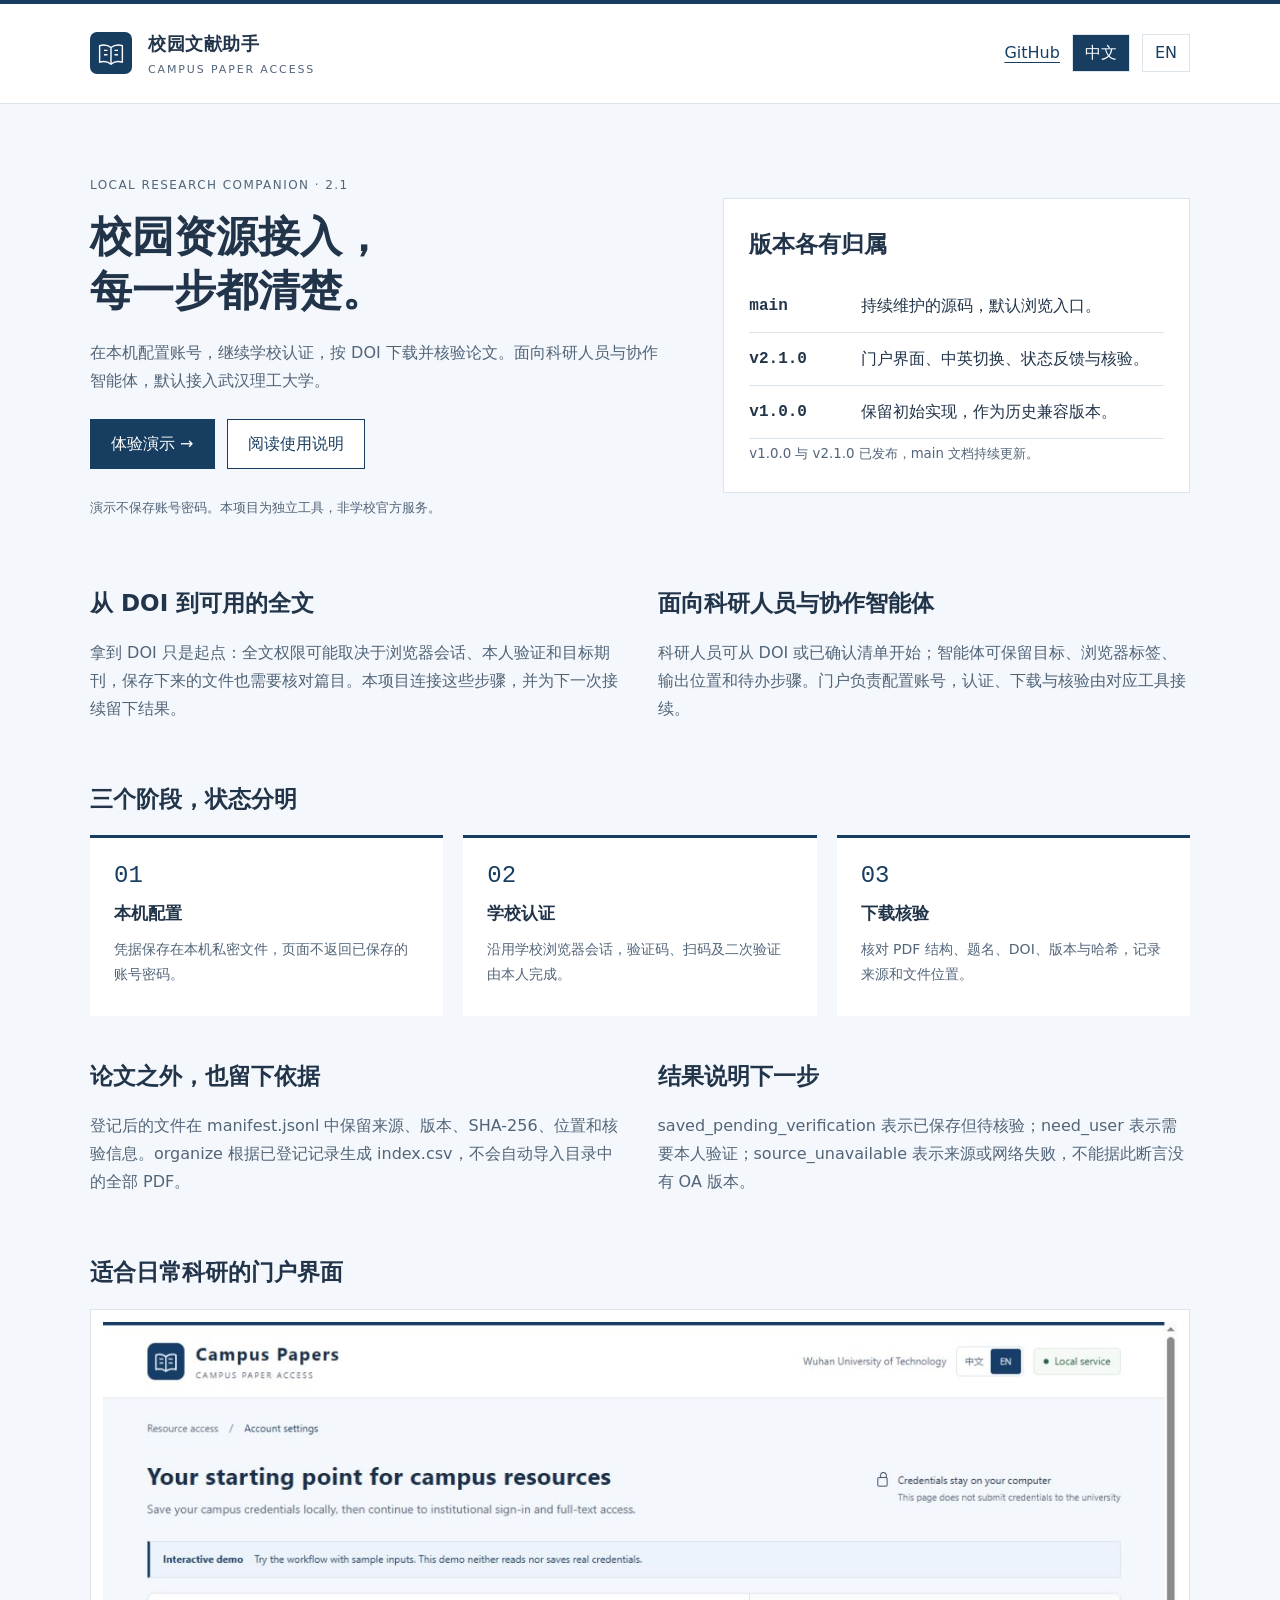
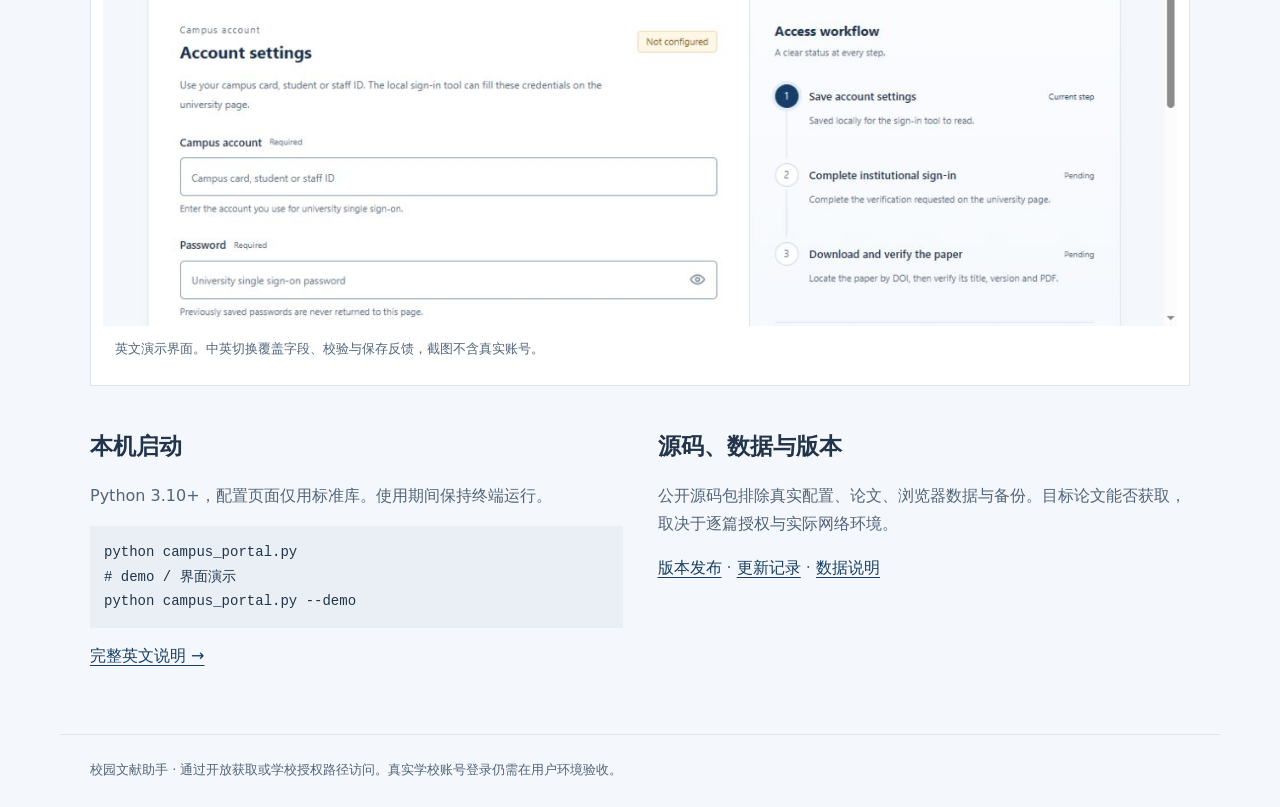
<file: docs/index.html>
<!doctype html>
<html lang="zh-CN">
<head>
<meta charset="utf-8"><meta name="viewport" content="width=device-width, initial-scale=1">
<meta name="description" content="Campus Library Papers · 校园文献助手：本机配置、学校认证辅助与论文核验。">
<title>校园文献助手 · Campus Library Papers</title>
<style>
:root{color-scheme:light;--navy:#173d61;--ink:#213449;--muted:#526579;--line:#dce4ec;--paper:#f4f7fb}
*{box-sizing:border-box}body{margin:0;background:var(--paper);color:var(--ink);font:16px/1.75 system-ui,"Microsoft YaHei",sans-serif}a{color:var(--navy);text-underline-offset:4px}a:hover{text-decoration-thickness:2px}button,a{touch-action:manipulation}button:focus-visible,a:focus-visible{outline:3px solid #bb802c;outline-offset:4px}header{background:white;border-top:4px solid var(--navy);border-bottom:1px solid var(--line)}.bar,main,footer{max-width:1160px;margin:auto;padding:24px 30px}.bar{display:flex;align-items:center;gap:16px}.bar .mark{flex:none;width:42px;height:42px}.brand{font-size:18px;font-weight:700;letter-spacing:.03em}.sub{font-size:11px;letter-spacing:.17em;color:var(--muted)}nav{margin-left:auto;display:flex;gap:12px;align-items:center}button{font:inherit;background:white;border:1px solid var(--line);color:var(--navy);padding:4px 12px;cursor:pointer}button[aria-pressed=true]{background:var(--navy);color:white}.intro{display:grid;grid-template-columns:1.25fr 1fr;gap:50px;align-items:center;padding:42px 0 32px}.eyebrow{color:var(--muted);font-size:12px;letter-spacing:.12em}h1{font-size:clamp(28px,4vw,42px);line-height:1.3;margin:12px 0 20px}h2{font-size:23px;margin:0 0 16px}h3{font-size:17px;margin:8px 0}.lead{color:var(--muted);max-width:650px}.actions{display:flex;flex-wrap:wrap;gap:12px;margin:24px 0}.action{padding:10px 20px;background:var(--navy);color:white;text-decoration:none;border:1px solid var(--navy)}.secondary{background:white;color:var(--navy)}.version-map{background:white;border:1px solid var(--line);padding:25px}.version-row{padding:12px 0;display:grid;grid-template-columns:100px 1fr;gap:12px;border-bottom:1px solid var(--line)}.version-row:last-child{border:0}.version-row b{font-family:ui-monospace,monospace}small{color:var(--muted)}section{margin:30px 0 40px}.steps{display:grid;grid-template-columns:repeat(3,1fr);gap:20px;list-style:none;padding:0}.steps li{background:white;border-top:3px solid var(--navy);padding:24px}.number{font:24px ui-monospace,monospace;color:var(--navy)}.steps p{color:var(--muted);font-size:14px;margin:6px 0}figure{margin:0;background:white;border:1px solid var(--line);padding:12px}figure img{width:100%;display:block}figcaption{padding:12px;color:var(--muted);font-size:13px}.details{display:grid;grid-template-columns:1fr 1fr;gap:35px}.details p{color:var(--muted)}pre{background:#e9eff5;overflow:auto;padding:14px;font-size:14px}footer{border-top:1px solid var(--line);font-size:13px;color:var(--muted)}[hidden]{display:none!important}@media(max-width:900px){.bar,main,footer{padding:18px}.intro,.details{grid-template-columns:1fr;gap:20px}.intro{padding:24px 0}.steps{grid-template-columns:1fr;gap:12px}.sub{display:none}nav{gap:6px}nav>a{display:none}.version-map{padding:18px}}
</style>
</head>
<body>
<header><div class="bar"><svg class="mark" width="42" height="42" viewBox="0 0 48 48" fill="none" aria-hidden="true"><rect width="48" height="48" rx="8" fill="#173d61"/><path d="M11 15.5c5.5-1.6 9.8-.4 13 2.3 3.2-2.7 7.5-3.9 13-2.3v19c-5.5-1.6-9.8-.4-13 2.3-3.2-2.7-7.5-3.9-13-2.3v-19ZM24 18v18M16 21h4M16 26h4M28 21h4M28 26h4" stroke="white" stroke-width="1.6" stroke-linejoin="round"/></svg><div><div class="brand" data-en="Campus Library Papers">校园文献助手</div><div class="sub">CAMPUS PAPER ACCESS</div></div><nav aria-label="Language / 语言"><a href="https://github.com/PengyuLaider/WUT-Acadamic-Download">GitHub</a><button type="button" data-lang="zh" aria-pressed="true">中文</button><button type="button" data-lang="en" aria-pressed="false">EN</button></nav></div></header>
<main>
<div class="intro"><div><span class="eyebrow">LOCAL RESEARCH COMPANION · 2.1</span><h1 data-en="Campus resources, one clear workflow.">校园资源接入，<br>每一步都清楚。</h1><p class="lead" data-en="Configure your account locally, continue institutional sign-in, then download and verify papers by DOI. Built for researchers and their agents, with Wuhan University of Technology as the default institution.">在本机配置账号，继续学校认证，按 DOI 下载并核验论文。面向科研人员与协作智能体，默认接入武汉理工大学。</p><div class="actions"><a class="action" href="demo/" data-en="Try the demo →">体验演示 →</a><a class="action secondary" href="https://github.com/PengyuLaider/WUT-Acadamic-Download#readme" data-en="Read the guide">阅读使用说明</a></div><small data-en="The demo does not save credentials. This independent tool is not an official university service.">演示不保存账号密码。本项目为独立工具，非学校官方服务。</small></div>
<aside class="version-map" aria-label="Versions / 版本"><h2 data-en="Where each version belongs">版本各有归属</h2><div class="version-row"><b>main</b><span data-en="The maintained source and default entry point.">持续维护的源码，默认浏览入口。</span></div><div class="version-row"><b>v2.1.0</b><span data-en="Portal UI, Chinese/English, status feedback and verification.">门户界面、中英切换、状态反馈与核验。</span></div><div class="version-row"><b>v1.0.0</b><span data-en="The original implementation, preserved as a historical snapshot.">保留初始实现，作为历史兼容版本。</span></div><small data-en="v1.0.0 and v2.1.0 are published. Main documentation continues to evolve.">v1.0.0 与 v2.1.0 已发布，main 文档持续更新。</small></aside></div>
<section class="details"><div><h2 data-en="From a DOI to a usable paper">从 DOI 到可用的全文</h2><p data-en="A DOI is only the start: access may depend on a browser session, human verification or the requested journal. A saved file also needs an identity check. This project connects those steps and retains the result for your next session.">拿到 DOI 只是起点：全文权限可能取决于浏览器会话、本人验证和目标期刊，保存下来的文件也需要核对篇目。本项目连接这些步骤，并为下一次接续留下结果。</p></div><div><h2 data-en="For researchers and their agents">面向科研人员与协作智能体</h2><p data-en="Researchers can work from a DOI or confirmed reading list. Agents can keep the target, browser tab, output folder and pending step explicit. The portal manages credentials; the corresponding tools continue authentication, downloads and verification.">科研人员可从 DOI 或已确认清单开始；智能体可保留目标、浏览器标签、输出位置和待办步骤。门户负责配置账号，认证、下载与核验由对应工具接续。</p></div></section>
<section><h2 data-en="Three stages, three separate states">三个阶段，状态分明</h2><ol class="steps"><li><span class="number">01</span><h3 data-en="Local configuration">本机配置</h3><p data-en="Keep credentials in a private local file. The page never returns saved account values.">凭据保存在本机私密文件，页面不返回已保存的账号密码。</p></li><li><span class="number">02</span><h3 data-en="Institutional sign-in">学校认证</h3><p data-en="Continue in the university browser session. Complete CAPTCHA and MFA yourself.">沿用学校浏览器会话，验证码、扫码及二次验证由本人完成。</p></li><li><span class="number">03</span><h3 data-en="Download and verification">下载核验</h3><p data-en="Check PDF structure, title, DOI, version and hash, then record the source and path.">核对 PDF 结构、题名、DOI、版本与哈希，记录来源和文件位置。</p></li></ol></section>
<section class="details"><div><h2 data-en="What stays with the paper">论文之外，也留下依据</h2><p data-en="Registered files have source, version, SHA-256, local path and verification information in manifest.jsonl. The organize command builds index.csv from registered records; it does not import every PDF in a directory.">登记后的文件在 manifest.jsonl 中保留来源、版本、SHA-256、位置和核验信息。organize 根据已登记记录生成 index.csv，不会自动导入目录中的全部 PDF。</p></div><div><h2 data-en="An explicit next step">结果说明下一步</h2><p data-en="saved_pending_verification means saved but not yet verified. need_user means human verification is required. source_unavailable means the source or network failed, rather than proving no OA version exists.">saved_pending_verification 表示已保存但待核验；need_user 表示需要本人验证；source_unavailable 表示来源或网络失败，不能据此断言没有 OA 版本。</p></div></section>
<section><h2 data-en="A portal built for everyday research">适合日常科研的门户界面</h2><figure><img src="images/portal-english.png" alt="English campus portal demo"><figcaption data-en="The English interface shown with demo data. Chinese/English switching covers form labels, validation and save feedback.">英文演示界面。中英切换覆盖字段、校验与保存反馈，截图不含真实账号。</figcaption></figure></section>
<section class="details"><div><h2 data-en="Run locally">本机启动</h2><p data-en="Python 3.10+. The portal uses only the standard library. Keep the terminal open while using it.">Python 3.10+，配置页面仅用标准库。使用期间保持终端运行。</p><pre><code>python campus_portal.py
# demo / 界面演示
python campus_portal.py --demo</code></pre><a href="https://github.com/PengyuLaider/WUT-Acadamic-Download/blob/main/README.en.md" data-en="Full English guide →">完整英文说明 →</a></div><div><h2 data-en="Source, data and releases">源码、数据与版本</h2><p data-en="The public source package excludes private configuration, papers, browser profiles and backups. Institutional access depends on the requested article and the local environment.">公开源码包排除真实配置、论文、浏览器数据与备份。目标论文能否获取，取决于逐篇授权与实际网络环境。</p><p><a href="https://github.com/PengyuLaider/WUT-Acadamic-Download/releases" data-en="Published releases">版本发布</a> · <a href="https://github.com/PengyuLaider/WUT-Acadamic-Download/blob/main/CHANGELOG.md" data-en="Changelog">更新记录</a> · <a href="https://github.com/PengyuLaider/WUT-Acadamic-Download/blob/main/SECURITY.md" data-en="Data handling">数据说明</a></p></div></section>
</main>
<footer data-en="Campus Library Papers · Open-access or institutionally authorized access. Real university-account login still needs validation in the user's environment.">校园文献助手 · 通过开放获取或学校授权路径访问。真实学校账号登录仍需在用户环境验收。</footer>
<script>
'use strict';
const nodes=[...document.querySelectorAll('[data-en]')];
const chinese=new Map(nodes.map(node=>[node,node.innerHTML]));
for(const button of document.querySelectorAll('[data-lang]'))button.addEventListener('click',()=>{const en=button.dataset.lang==='en';document.documentElement.lang=en?'en':'zh-CN';for(const node of nodes){if(en)node.textContent=node.dataset.en;else node.innerHTML=chinese.get(node);}for(const peer of document.querySelectorAll('[data-lang]'))peer.setAttribute('aria-pressed',String(peer===button));});
</script>
</body></html>
</file>
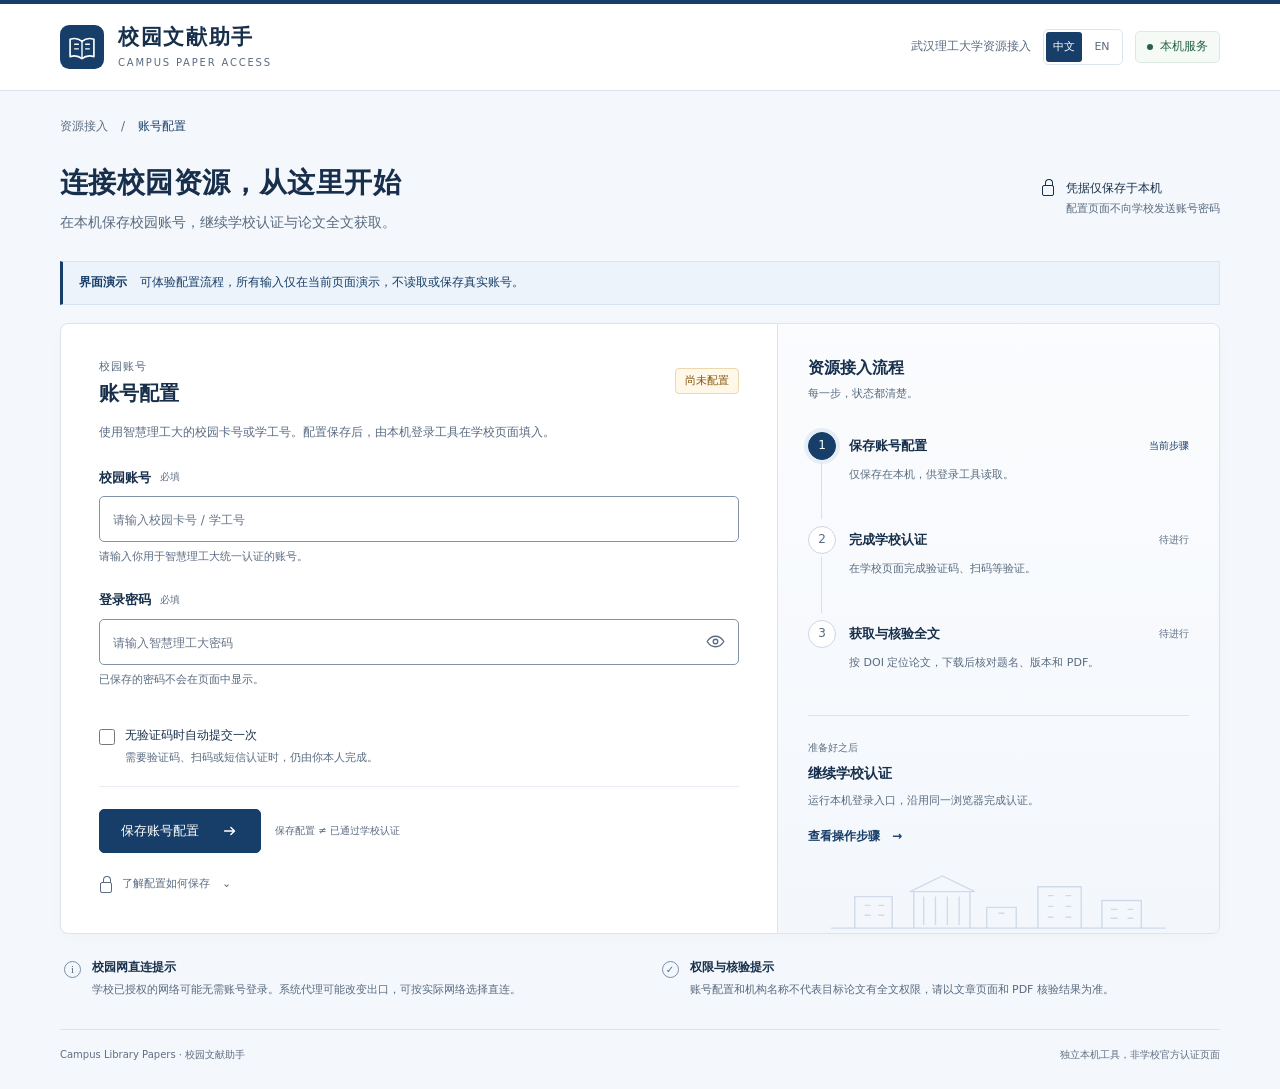
<file: docs/demo/index.html>
<!doctype html>
<html lang="zh-CN"><head>
<meta charset="utf-8"><meta name="viewport" content="width=device-width,initial-scale=1">
<meta name="csrf-token" content="demo-only"><meta name="demo-mode" content="true"><meta name="color-scheme" content="light">
<title>账号配置 · 校园文献助手</title>
<link rel="icon" href="./mark.svg" type="image/svg+xml"><link rel="stylesheet" href="./app.css"><script src="./app.js" defer></script><script src="./i18n.js" defer></script>
</head><body>
<a class="skip-link" href="#account-form">跳到账号配置</a>
<header class="site-header"><div class="header-inner">
<a class="brand" href="./" aria-label="校园文献助手首页"><img src="./mark.svg" width="44" height="44" alt=""><span><strong>校园文献助手</strong><span class="brand-en" lang="en">CAMPUS PAPER ACCESS</span></span></a>
<div class="header-meta"><span class="school-name">武汉理工大学资源接入</span><div class="language-switch" role="group" aria-label="Language / 语言"><button type="button" data-language="zh" aria-pressed="true">中文</button><button type="button" data-language="en" aria-pressed="false">EN</button></div><span class="local-badge"><span class="status-dot"></span>本机服务</span></div>
</div></header>
<main class="page-shell">
<nav class="breadcrumb" aria-label="当前位置"><span>资源接入</span><span aria-hidden="true">/</span><span aria-current="page">账号配置</span></nav>
<div class="page-intro"><div><h1>连接校园资源，从这里开始</h1><p>在本机保存校园账号，继续学校认证与论文全文获取。</p></div><div class="intro-note"><span class="tiny-lock" aria-hidden="true"></span><span>凭据仅保存于本机<br><small>配置页面不向学校发送账号密码</small></span></div></div>
<div class="demo-banner" id="demo-banner" hidden><strong>界面演示</strong><span>可体验配置流程，所有输入仅在当前页面演示，不读取或保存真实账号。</span></div>
<section class="workspace" aria-label="账号配置与接入流程">
<section class="form-panel" aria-labelledby="form-heading">
<div class="panel-heading"><div><span class="section-kicker">校园账号</span><h2 id="form-heading">账号配置</h2></div><span class="state-tag" id="config-tag">正在读取状态</span></div>
<p class="panel-description">使用智慧理工大的校园卡号或学工号。配置保存后，由本机登录工具在学校页面填入。</p>
<div class="feedback" id="feedback" role="status" aria-live="polite" tabindex="-1" hidden></div>
<form id="account-form" novalidate>
<div class="field"><label for="username">校园账号<span class="required-mark" id="user-required">必填</span></label><input id="username" name="username" type="text" placeholder="请输入校园卡号 / 学工号" autocomplete="off" autocapitalize="off" spellcheck="false" maxlength="128" aria-describedby="username-help username-error"><p class="field-help" id="username-help">请输入你用于智慧理工大统一认证的账号。</p><p class="field-error" id="username-error" hidden></p></div>
<div class="field"><label for="password">登录密码<span class="required-mark" id="password-required">必填</span></label><div class="password-wrap"><input id="password" name="password" type="password" placeholder="请输入智慧理工大密码" autocomplete="off" maxlength="2048" aria-describedby="password-help password-error"><button class="password-toggle" id="password-toggle" type="button" aria-label="显示密码" aria-pressed="false"><svg viewBox="0 0 24 24" width="21" height="21" fill="none" aria-hidden="true"><path d="M2.5 12s3.5-6 9.5-6 9.5 6 9.5 6-3.5 6-9.5 6-9.5-6-9.5-6Z" stroke="currentColor" stroke-width="1.5"/><circle cx="12" cy="12" r="2.6" stroke="currentColor" stroke-width="1.5"/><path id="eye-slash" d="m4 4 16 16" stroke="currentColor" stroke-width="1.7" hidden/></svg></button></div><p class="field-help" id="password-help">已保存的密码不会在页面中显示。</p><p class="field-error" id="password-error" hidden></p></div>
<div class="option-row"><input id="auto-submit" type="checkbox" name="auto_submit"><label for="auto-submit"><strong>无验证码时自动提交一次</strong><span>需要验证码、扫码或短信认证时，仍由你本人完成。</span></label></div>
<div class="save-row"><button class="primary-button" id="save-button" type="submit"><span id="save-label">保存账号配置</span><svg viewBox="0 0 20 20" width="18" height="18" fill="none" aria-hidden="true"><path d="M4 10h11m-4-4 4 4-4 4" stroke="currentColor" stroke-width="1.6" stroke-linecap="round" stroke-linejoin="round"/></svg></button><span class="save-note">保存配置 ≠ 已通过学校认证</span></div>
</form>
<noscript><p class="feedback error">请启用 JavaScript 后使用配置界面，或在本机手动编辑私密配置文件。</p></noscript>
<details class="storage-details"><summary><span class="tiny-lock" aria-hidden="true"></span>了解配置如何保存</summary><div><p>默认使用 Windows DPAPI 加密保存为 <code>登录配置.private.dpapi</code>（只有当前 Windows 用户能解密），保存成功后不再保留明文文件；加密失败将停止保存；使用 <code>--no-dpapi</code> 时才回退到明文 <code>登录配置.private.json</code>。页面不会返回已保存的账号或密码，也不包含外部字体、统计或第三方脚本。</p><p>不要将该文件提交到 GitHub。导出发布包时仅包含空白示例配置。</p></div></details>
</section>
<aside class="journey-panel" aria-labelledby="journey-heading"><div class="journey-top"><h2 id="journey-heading">资源接入流程</h2><p>每一步，状态都清楚。</p></div>
<ol class="journey-list"><li class="journey-step active" id="step-config"><span class="step-number" aria-hidden="true">1</span><div><div class="step-heading"><h3>保存账号配置</h3><span class="step-state" id="step-config-state">当前步骤</span></div><p>仅保存在本机，供登录工具读取。</p></div></li><li class="journey-step" id="step-auth"><span class="step-number" aria-hidden="true">2</span><div><div class="step-heading"><h3>完成学校认证</h3><span class="step-state" id="step-auth-state">待进行</span></div><p>在学校页面完成验证码、扫码等验证。</p></div></li><li class="journey-step"><span class="step-number" aria-hidden="true">3</span><div><div class="step-heading"><h3>获取与核验全文</h3><span class="step-state">待进行</span></div><p>按 DOI 定位论文，下载后核对题名、版本和 PDF。</p></div></li></ol>
<div class="next-step" id="next-step"><span class="next-caption">准备好之后</span><h3>继续学校认证</h3><p>运行本机登录入口，沿用同一浏览器完成认证。</p><button class="text-button" id="instructions-button" type="button" aria-expanded="false" aria-controls="login-instructions">查看操作步骤 <span aria-hidden="true">→</span></button><div id="login-instructions" hidden><p>在工具目录打开 PowerShell，运行：</p><code class="command">.\登录图书馆.ps1</code><p>窗口中完成验证码后，继续访问目标论文。校园网直连已有全文权限时可直接下载。</p></div></div>
<div class="campus-line" aria-hidden="true"><svg viewBox="0 0 340 65" fill="none"><path d="M0 60h340M24 60V28h38v32m-28-23h6m8 0h6m-20 10h6m8 0h6M84 60V23h57v37m-61-37 33-16 33 16H80Zm14 5v29m12-29v29m12-29v29m12-29v29M158 60V39h30v21m-18-15h6M210 60V18h44v42m-34-33h6m12 0h6m-24 11h6m12 0h6m-24 11h6m12 0h6M275 60V32h40v28m-31-19h7m10 0h6m-23 9h7m10 0h6" stroke="currentColor" stroke-width="1.4"/></svg></div>
</aside></section>
<section class="service-notes" aria-label="使用提示"><div><span class="note-icon" aria-hidden="true">i</span><p><strong>校园网直连提示</strong><span>学校已授权的网络可能无需账号登录。系统代理可能改变出口，可按实际网络选择直连。</span></p></div><div><span class="note-icon check-icon" aria-hidden="true">✓</span><p><strong>权限与核验提示</strong><span>账号配置和机构名称不代表目标论文有全文权限，请以文章页面和 PDF 核验结果为准。</span></p></div></section>
</main><footer class="site-footer"><span>Campus Library Papers · 校园文献助手</span><span>独立本机工具，非学校官方认证页面</span></footer>
</body></html>
</file>
<file: docs/demo/app.css>
:root{--navy:#173e69;--navy-hover:#102f53;--ink:#172f4b;--muted:#596b80;--faint:#5f6f82;--line:#dce4ee;--surface:#fff;--canvas:#f4f7fb;--blue-wash:#edf3fa;--green:#256344;--green-wash:#edf6f0;--amber:#825408;--amber-wash:#fff7e7;--red:#a92d2d;--red-wash:#fff2f2;--font:"Segoe UI","Microsoft YaHei","PingFang SC",system-ui,sans-serif}
*{box-sizing:border-box}body{margin:0;background:var(--canvas);color:var(--ink);font:14px/1.65 var(--font);-webkit-font-smoothing:antialiased}a{color:var(--navy)}button,input{font:inherit}button{cursor:pointer}button:disabled{cursor:wait;opacity:.72}button,a,input,summary{outline-offset:4px}button:focus-visible,a:focus-visible,input:focus-visible,summary:focus-visible,[tabindex]:focus-visible{outline:3px solid #2e71b8}input:focus-visible{outline-offset:2px}input{min-width:0}[hidden]{display:none!important}.skip-link{position:absolute;left:24px;top:-60px;z-index:10;background:var(--navy);color:#fff;padding:10px 18px}.skip-link:focus{top:12px}.site-header{height:91px;border-top:4px solid var(--navy);background:#fff;border-bottom:1px solid var(--line)}.header-inner{height:100%;max-width:1160px;margin:auto;display:flex;align-items:center;justify-content:space-between;gap:20px}.brand{display:flex;align-items:center;gap:14px;color:var(--ink);text-decoration:none}.brand>span{display:grid}.brand strong{font-size:21px;letter-spacing:.08em;line-height:1.45;font-weight:650}.brand-en{font-size:10px;letter-spacing:.18em;color:var(--muted);margin-top:3px}.header-meta{display:flex;align-items:center;gap:21px;font-size:12px}.school-name{color:var(--muted)}.local-badge{display:flex;align-items:center;gap:7px;padding:5px 11px;border:1px solid #dce9e0;border-radius:5px;background:#f6faf7;color:var(--green)}.status-dot{width:6px;height:6px;background:var(--green);border-radius:50%}.page-shell{max-width:1160px;margin:0 auto;padding:26px 0 30px}.breadcrumb{display:flex;gap:13px;font-size:12px;color:var(--faint);margin-bottom:26px}.breadcrumb [aria-current]{color:var(--navy)}.page-intro{display:flex;align-items:center;justify-content:space-between;gap:24px;margin-bottom:27px}h1,h2,h3,p{margin:0}h1{font-size:28px;font-weight:650;letter-spacing:.015em;line-height:1.4}.page-intro p{margin-top:9px;color:var(--muted);font-size:14px}.intro-note{display:flex;align-items:flex-start;gap:11px;font-size:12px;line-height:1.7;color:var(--ink)}.intro-note small{color:var(--muted);font-size:11px}.tiny-lock{display:inline-block;width:12px;height:11px;border:1.5px solid currentColor;border-radius:2px;position:relative;margin:7px 1px 0;flex-shrink:0}.tiny-lock:before{content:"";position:absolute;width:6px;height:6px;border:1.5px solid currentColor;border-bottom:0;border-radius:5px 5px 0 0;left:1.5px;top:-7px}.demo-banner{display:flex;gap:13px;align-items:center;border:1px solid #d8e4f2;border-left:3px solid var(--navy);background:#edf3fa;color:var(--navy);padding:11px 16px;margin-bottom:18px;font-size:12px}.demo-banner strong{white-space:nowrap;font-weight:650}.workspace{display:grid;grid-template-columns:minmax(0,1.62fr) minmax(0,1fr);background:#fff;border:1px solid var(--line);border-radius:8px;overflow:hidden;box-shadow:0 4px 15px #15385f05}.form-panel{padding:30px 38px 24px}.panel-heading{display:flex;align-items:center;justify-content:space-between;gap:15px;margin-bottom:13px}.section-kicker{color:var(--muted);font-size:11px;letter-spacing:.1em}h2{font-size:20px;font-weight:650;line-height:1.5}.panel-heading h2{margin-top:1px}.state-tag{border:1px solid #ebd7b0;color:var(--amber);background:var(--amber-wash);border-radius:4px;padding:3px 9px;font-size:11px;white-space:nowrap}.state-tag.ready{background:var(--green-wash);color:var(--green);border-color:#cde3d4}.panel-description{font-size:12px;line-height:1.9;color:var(--muted);max-width:510px}.field{margin-top:23px}.field label{font-size:13px;font-weight:600;display:flex;align-items:center;gap:9px;margin-bottom:8px}.required-mark{font-size:10px;font-weight:400;color:var(--faint)}.field input{display:block;width:100%;height:46px;border:1px solid #8494a8;border-radius:5px;background:#fff;color:var(--ink);padding:0 13px;transition:border-color .15s,box-shadow .15s}.field input:hover{border-color:#7b94b0}.field input:focus{border-color:#2e659c;box-shadow:0 0 0 3px #2e659c0c}.field input::placeholder{color:#667488;font-size:12px}.field input[aria-invalid=true]{border-color:var(--red)}.field-help{font-size:11px;color:var(--muted);margin-top:6px}.field-error{font-size:12px;color:var(--red);margin-top:5px}.password-wrap{position:relative}.password-wrap input{padding-right:50px}.password-toggle{position:absolute;right:2px;top:2px;width:43px;height:42px;display:grid;place-items:center;background:transparent;border:0;color:var(--muted);border-radius:3px}.password-toggle:hover{background:var(--blue-wash);color:var(--navy)}.option-row{display:flex;align-items:flex-start;gap:10px;margin-top:22px;padding:15px 0 19px;border-bottom:1px solid #e9edf3}.option-row input{width:16px;height:16px;flex-shrink:0;accent-color:var(--navy);margin:3px 0 0;cursor:pointer}.option-row label{cursor:pointer;display:grid;gap:3px;font-size:12px}.option-row strong{font-weight:550}.option-row label span{font-size:11px;color:var(--muted)}.save-row{display:flex;align-items:center;flex-wrap:wrap;gap:14px;margin-top:22px}.primary-button{height:44px;background:var(--navy);color:#fff;border:1px solid var(--navy);border-radius:5px;padding:0 21px;display:flex;align-items:center;justify-content:center;gap:22px;font-size:13px;font-weight:550;transition:background .15s}.primary-button:hover{background:var(--navy-hover)}.save-note{font-size:10px;color:var(--muted)}.storage-details{font-size:11px;margin-top:22px;color:var(--muted)}.storage-details summary{cursor:pointer;display:flex;align-items:center;gap:9px;width:fit-content;list-style:none}.storage-details summary:after{content:"⌄";margin-left:3px}.storage-details[open] summary:after{transform:rotate(180deg)}.storage-details>div{line-height:1.9;margin:12px 0 0 22px;padding-left:11px;border-left:2px solid var(--line)}.storage-details p+p{margin-top:8px}code{font-family:Consolas,"SFMono-Regular",monospace;overflow-wrap:anywhere}.feedback{font-size:12px;margin-top:17px;border:1px solid #cde3d4;border-left:3px solid var(--green);border-radius:3px;padding:11px 13px;background:var(--green-wash);color:var(--green);line-height:1.75}.feedback.error{background:var(--red-wash);border-color:#efcccc;border-left-color:var(--red);color:var(--red)}.journey-panel{position:relative;border-left:1px solid var(--line);background:linear-gradient(180deg,#fbfcfe,#f3f7fc);padding:32px 30px 78px}.journey-top h2{font-size:16px}.journey-top>p{font-size:11px;color:var(--muted);margin-top:5px}.journey-list{list-style:none;padding:0;margin:29px 0 0}.journey-step{display:grid;grid-template-columns:28px minmax(0,1fr);gap:13px;position:relative;min-height:94px}.journey-step:not(:last-child):before{content:"";position:absolute;left:13px;top:31px;bottom:7px;width:1px;background:#d7e0eb}.step-number{border:1px solid #cbd7e5;color:var(--muted);background:#fff;border-radius:50%;height:28px;width:28px;display:grid;place-items:center;font-size:12px}.journey-step.active .step-number{background:var(--navy);color:#fff;border-color:var(--navy);box-shadow:0 0 0 4px #e7edf5}.journey-step.done .step-number{background:var(--green);color:#fff;border-color:var(--green)}.step-heading{display:flex;justify-content:space-between;align-items:center;gap:8px;min-height:28px}.step-heading h3{font-size:13px;font-weight:600}.step-state{font-size:10px;color:var(--faint);white-space:nowrap}.active .step-state{color:var(--navy)}.done .step-state{color:var(--green)}.journey-step p{font-size:11px;color:var(--muted);margin-top:5px;line-height:1.8}.next-step{border-top:1px solid #dce5ef;padding-top:19px;margin-top:1px}.next-caption{font-size:10px;color:var(--faint)}.next-step h3{font-size:14px;font-weight:600;margin-top:4px}.next-step p{font-size:11px;color:var(--muted);margin-top:6px;line-height:1.85}.text-button{display:flex;align-items:center;gap:12px;padding:6px 0;margin-top:7px;background:transparent;border:0;font-size:12px;color:var(--navy);font-weight:600;min-height:36px}.text-button:hover{text-decoration:underline}.command{display:block;padding:9px 11px;border:1px solid var(--line);border-radius:4px;background:#fff;margin-top:9px;font-size:12px;color:var(--navy)}.campus-line{position:absolute;bottom:0;left:24px;right:24px;color:#cfdaea;pointer-events:none;line-height:0}.campus-line svg{width:100%;max-height:64px}.service-notes{display:grid;grid-template-columns:1fr 1fr;gap:43px;margin-top:24px;padding:0 4px}.service-notes>div{display:flex;gap:11px;align-items:flex-start}.note-icon{width:17px;height:17px;flex-shrink:0;line-height:15px;text-align:center;border:1px solid #7a8fa7;border-radius:50%;font-size:11px;color:#526d8c;margin-top:3px;font-family:Georgia,serif}.check-icon{font-size:10px;font-family:var(--font)}.service-notes p{display:grid;gap:4px;font-size:11px;color:var(--muted)}.service-notes strong{font-weight:600;color:var(--ink);font-size:12px}.site-footer{max-width:1160px;margin:0 auto;padding:17px 0 25px;border-top:1px solid var(--line);display:flex;justify-content:space-between;gap:15px;font-size:10px;color:var(--faint)}
@media(min-width:1500px){.page-shell{padding-top:35px}.page-intro{margin-bottom:32px}.form-panel{padding-top:35px;padding-bottom:30px}.field{margin-top:28px}.journey-panel{padding-top:37px}}
@media(max-width:1230px){.header-inner,.page-shell,.site-footer{margin-left:32px;margin-right:32px}.form-panel{padding:28px}.journey-panel{padding-left:24px;padding-right:24px}.intro-note{font-size:11px}.intro-note small{font-size:10px}}
@media(max-width:900px){.intro-note{display:none}.workspace{grid-template-columns:minmax(0,1.35fr) minmax(0,1fr)}.form-panel{padding:25px 23px}.journey-panel{padding:27px 20px 78px}.step-heading{flex-wrap:wrap;gap:0}.step-heading h3{width:100%}.step-state{margin-top:1px}.journey-step{min-height:110px}.journey-step p{margin-top:2px}.save-note{width:100%}.service-notes{gap:25px}.school-name{display:none}h1{font-size:25px}}
@media(max-width:650px){body{font-size:14px}.site-header{height:82px}.header-inner,.page-shell,.site-footer{margin-left:18px;margin-right:18px}.brand{gap:10px}.brand img{width:37px;height:37px}.brand strong{font-size:18px}.brand-en{font-size:8px}.local-badge{font-size:10px;padding:4px 7px}.page-shell{padding-top:20px;padding-bottom:22px}.breadcrumb{margin-bottom:22px;font-size:11px}.page-intro{margin-bottom:22px}h1{font-size:23px;line-height:1.45}.page-intro p{font-size:12px;line-height:1.8;max-width:300px}.workspace{display:block}.form-panel{padding:24px 21px}.panel-description{font-size:12px}.field{margin-top:24px}.field input{height:48px;font-size:15px}.password-toggle{height:44px}.primary-button{width:100%;height:46px;justify-content:center}.save-row{gap:9px}.save-note{text-align:center}.journey-panel{border-left:0;border-top:1px solid var(--line);padding:25px 23px 80px}.journey-list{margin-top:23px}.journey-step{min-height:89px}.step-heading{flex-wrap:nowrap}.step-heading h3{width:auto}.step-state{margin:0}.journey-step p{margin-top:5px}.service-notes{grid-template-columns:1fr;gap:18px;margin-top:21px}.site-footer{font-size:10px;display:grid;gap:4px;padding:15px 0 25px}.demo-banner{align-items:flex-start;gap:10px;font-size:11px}.demo-banner span{line-height:1.8}}
@media(prefers-reduced-motion:reduce){*{transition:none!important;scroll-behavior:auto!important}}

.language-switch{display:flex;gap:2px;border:1px solid var(--line);border-radius:5px;padding:2px;background:#fff}.language-switch button{border:0;background:transparent;color:var(--muted);border-radius:3px;min-height:30px;min-width:36px;padding:3px 7px;font-size:11px}.language-switch button[aria-pressed=true]{background:var(--navy);color:#fff}.header-meta{gap:12px}@media(max-width:650px){.header-meta .local-badge{display:none}.language-switch button{min-width:31px;padding:3px 5px}}
</file>
